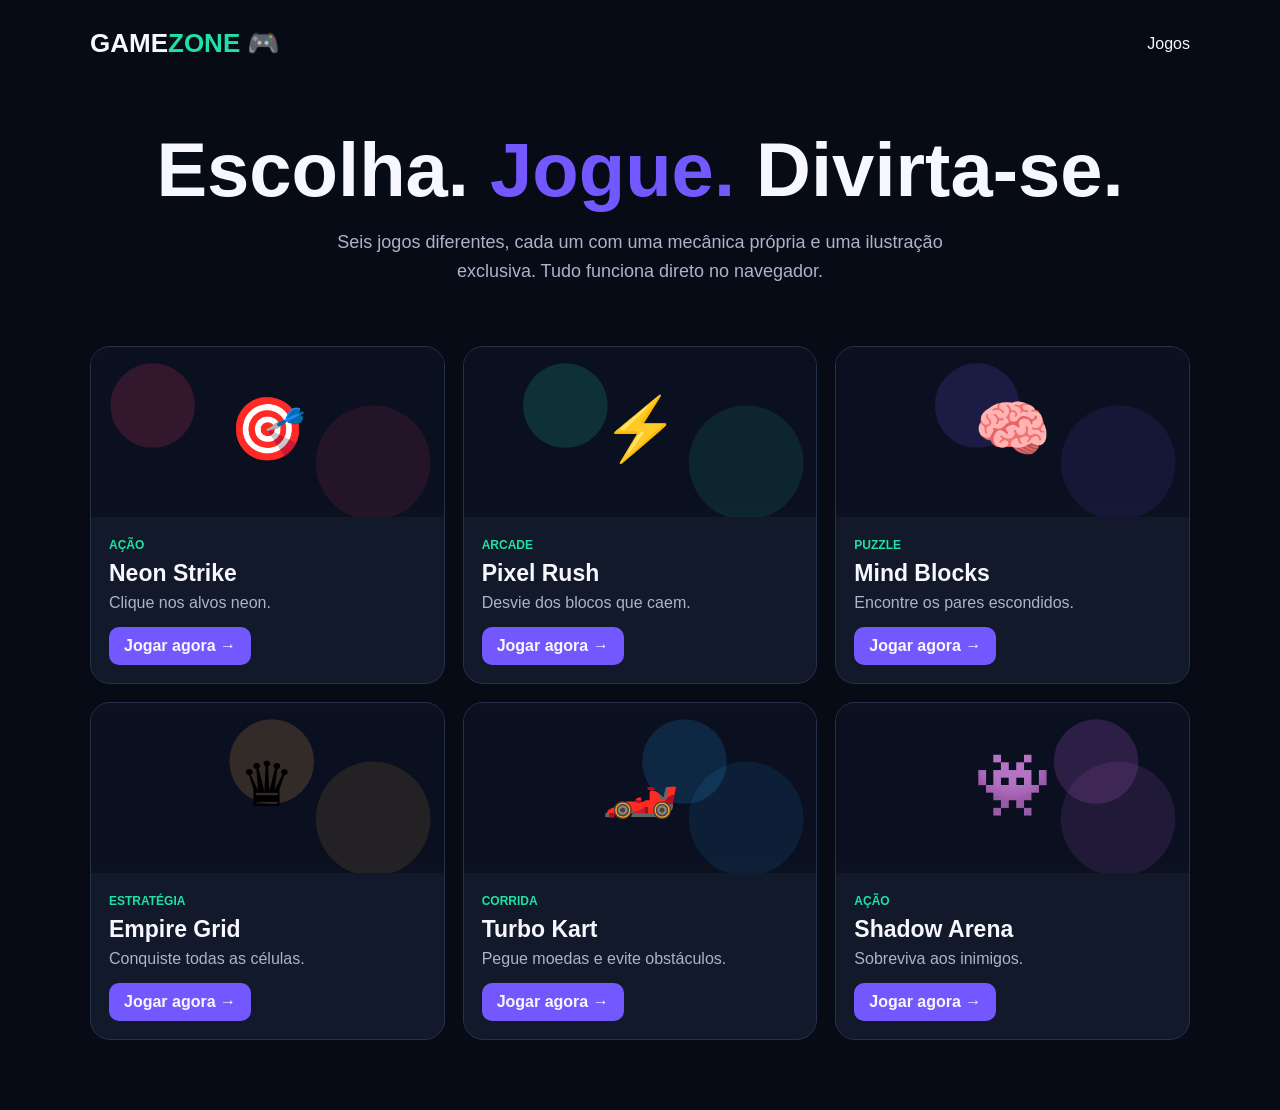
<file: index.html>
<!doctype html><html lang="pt-BR"><head><meta charset="utf-8"><meta name="viewport" content="width=device-width,initial-scale=1"><title>GameZone</title><meta http-equiv="refresh" content="0;url=games/"><script>location.replace("games/");</script></head><body><p>Carregando o GameZone...</p><p><a href="games/">Entrar no GameZone</a></p></body></html>
</file>
